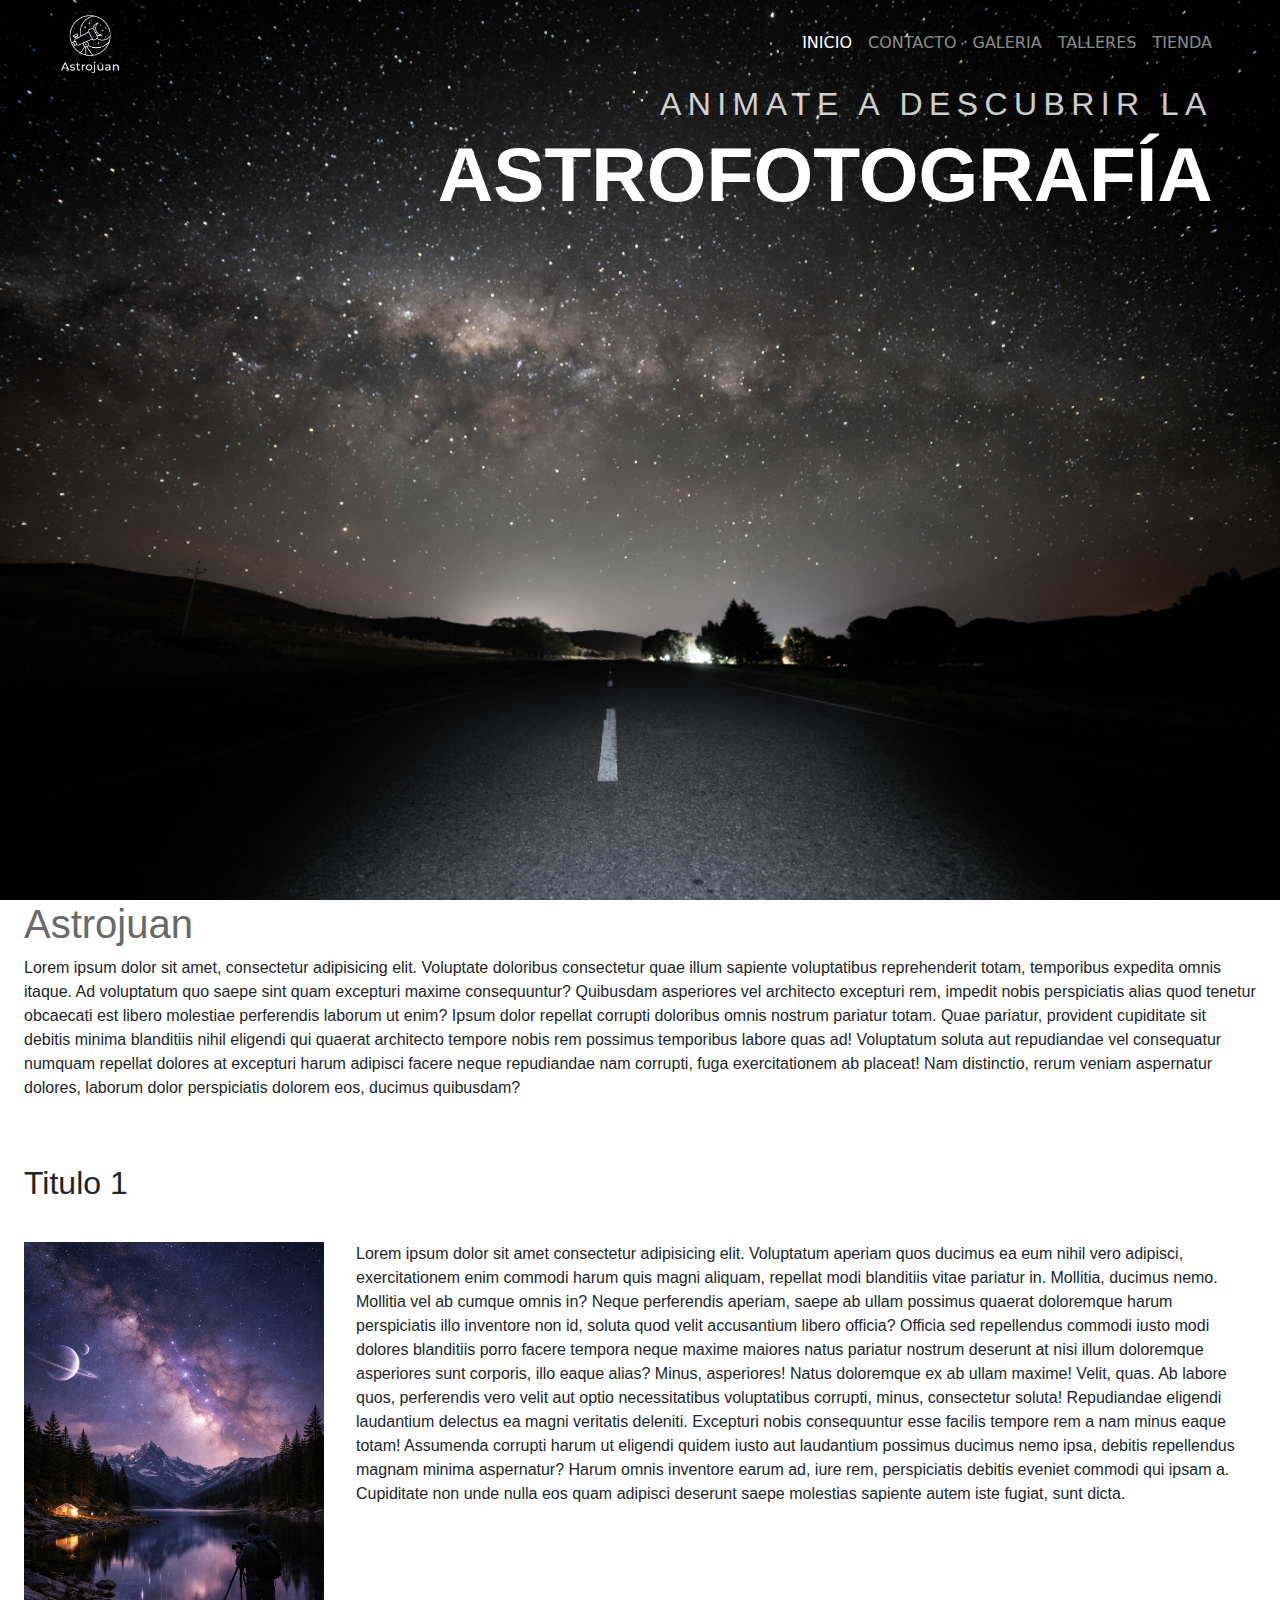
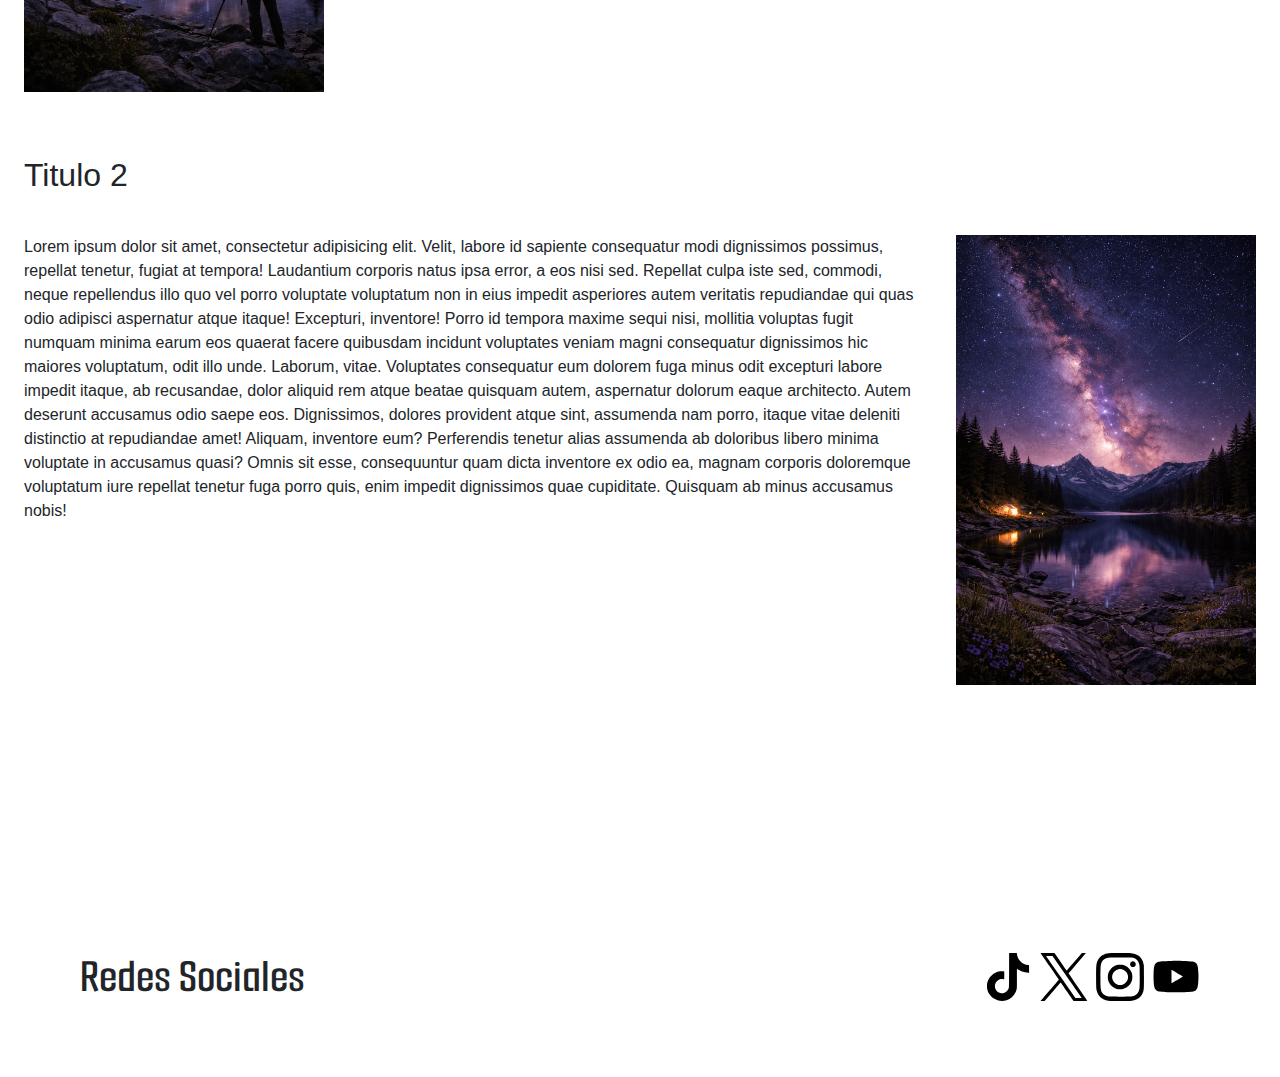
<file: index.html>
<!DOCTYPE html>
<html lang="en">

<head>
    <meta charset="UTF-8">
    <meta name="viewport" content="width=device-width, initial-scale=1.0">
    <title>Astrojuan - Un lugar de astrofotografía y de juanes</title>

<link rel="stylesheet" href="https://cdn.jsdelivr.net/npm/bootstrap@5.3.8/dist/css/bootstrap.min.css">

<link rel="stylesheet" href="./css/styles.css">

</head>

<body>

    <header>   

<nav class="navbar navbar-expand-lg navbar-dark">
  <div class="container-fluid">
<a class="navbar-brand" href="#">
    <img src="./assets/img/logo/Astrojuanwhite2.png" alt="Astrojuan logo" class="navbar-logo">
</a>
    <button class="navbar-toggler" type="button" data-bs-toggle="collapse" data-bs-target="#navbarSupportedContent" aria-controls="navbarSupportedContent" aria-expanded="false" aria-label="Toggle navigation">
      <span class="navbar-toggler-icon"></span>
    </button>

    <div class="collapse navbar-collapse" id="navbarSupportedContent">
        <ul class="navbar-nav ms-auto mb-2 mb-lg-0">
            <li class="nav-item">
            <a class="nav-link active" aria-current="page" href="#">INICIO</a>
            </li>
            <li class="nav-item">
            <a class="nav-link" href="./pages/contacto.html">CONTACTO</a>
            </li>
            <li class="nav-item">
            <a class="nav-link" href="./pages/galeria.html">GALERIA</a>
            </li>
            <li class="nav-item">
            <a class="nav-link" href="./pages/talleres.html">TALLERES</a>
            </li>
            <li class="nav-item">
            <a class="nav-link" href="./pages/tienda.html">TIENDA</a>
            </li>
        </ul>

    </div>
  </div>
</nav>

<!-- probando un texto grande sobre hero -->

<div class="hero-contenido tipografiaGoogleSans">
    <div class="herotexto">
        <span class="herotitulo1">animate a descubrir la</span>
        <h1 class="herotitulo2">ASTROFOTOGRAFÍA</h1>
    </div>
</div>

    </header>
    


    <main>
        <div class="contenedor tipografiaGoogleSans">

            <h1>Astrojuan</h1>


                <div class="tipografiaGoogleSans" >
                    <p>Lorem ipsum dolor sit amet, consectetur adipisicing elit. Voluptate doloribus consectetur quae illum sapiente voluptatibus reprehenderit totam, temporibus expedita omnis itaque. Ad voluptatum quo saepe sint quam excepturi maxime consequuntur?
                    Quibusdam asperiores vel architecto excepturi rem, impedit nobis perspiciatis alias quod tenetur obcaecati est libero molestiae perferendis laborum ut enim? Ipsum dolor repellat corrupti doloribus omnis nostrum pariatur totam.
                    Quae pariatur, provident cupiditate sit debitis minima blanditiis nihil eligendi qui quaerat architecto tempore nobis rem possimus temporibus labore quas ad! Voluptatum soluta aut repudiandae vel consequatur numquam repellat dolores at 
                    excepturi harum adipisci facere neque repudiandae nam corrupti, fuga exercitationem ab placeat! Nam distinctio, rerum veniam aspernatur dolores, laborum dolor perspiciatis dolorem eos, ducimus quibusdam?</p>
                
                        <section class="bloque bloque1">
                            <h2 class="Titulo">Titulo 1</h2>
                                <p class="texto">Lorem ipsum dolor sit amet consectetur adipisicing elit. Voluptatum aperiam quos ducimus ea eum nihil vero adipisci, exercitationem enim commodi harum quis magni aliquam, repellat modi blanditiis vitae pariatur in.
                                Mollitia, ducimus nemo. Mollitia vel ab cumque omnis in? Neque perferendis aperiam, saepe ab ullam possimus quaerat doloremque harum perspiciatis illo inventore non id, soluta quod velit accusantium libero officia?
                                Officia sed repellendus commodi iusto modi dolores blanditiis porro facere tempora neque maxime maiores natus pariatur nostrum deserunt at nisi illum doloremque asperiores sunt corporis, illo eaque alias? Minus, asperiores!
                                Natus doloremque ex ab ullam maxime! Velit, quas. Ab labore quos, perferendis vero velit aut optio necessitatibus voluptatibus corrupti, minus, consectetur soluta! Repudiandae eligendi laudantium delectus ea magni veritatis deleniti.
                                Excepturi nobis consequuntur esse facilis tempore rem a nam minus eaque totam! Assumenda corrupti harum ut eligendi quidem iusto aut laudantium possimus ducimus nemo ipsa, debitis repellendus magnam minima aspernatur?
                                Harum omnis inventore earum ad, iure rem, perspiciatis debitis eveniet commodi qui ipsam a. Cupiditate non unde nulla eos quam adipisci deserunt saepe molestias sapiente autem iste fugiat, sunt dicta.</p>
                                
                                <img class="imagen" src="./assets/img/astro1.png" alt="foto de experiencia de astrofotografía">
                        </section>
                        
                        <section class="bloque bloque2">
                            <h2 class="Titulo">Titulo 2</h2>
                                <p class="texto">Lorem ipsum dolor sit amet, consectetur adipisicing elit. Velit, labore id sapiente consequatur modi dignissimos possimus, repellat tenetur, fugiat at tempora! Laudantium corporis natus ipsa error, a eos nisi sed.
                                Repellat culpa iste sed, commodi, neque repellendus illo quo vel porro voluptate voluptatum non in eius impedit asperiores autem veritatis repudiandae qui quas odio adipisci aspernatur atque itaque! Excepturi, inventore!
                                Porro id tempora maxime sequi nisi, mollitia voluptas fugit numquam minima earum eos quaerat facere quibusdam incidunt voluptates veniam magni consequatur dignissimos hic maiores voluptatum, odit illo unde. Laborum, vitae.
                                Voluptates consequatur eum dolorem fuga minus odit excepturi labore impedit itaque, ab recusandae, dolor aliquid rem atque beatae quisquam autem, aspernatur dolorum eaque architecto. Autem deserunt accusamus odio saepe eos.
                                Dignissimos, dolores provident atque sint, assumenda nam porro, itaque vitae deleniti distinctio at repudiandae amet! Aliquam, inventore eum? Perferendis tenetur alias assumenda ab doloribus libero minima voluptate in accusamus quasi?
                                Omnis sit esse, consequuntur quam dicta inventore ex odio ea, magnam corporis doloremque voluptatum iure repellat tenetur fuga porro quis, enim impedit dignissimos quae cupiditate. Quisquam ab minus accusamus nobis!</p>
                            
                                <img class="imagen" src="./assets/img/astro2.png" alt="foto de experiencia de astrofotografía 2">
                        </section>
                </div>
        </div>


    </main>

    <footer>
    
        <div class="tipografiaSmoochSans" >
            <div class="redes">
                <span class="redestxt">Redes Sociales</span>
                
                <a href="https://www.tiktok.com" target="_blank" aria-label="TikTok">
                    <img src="./assets/img/icons/tiktok.svg" alt="TikTok"></a>
                <a href="https://x.com/home" target="_blank" aria-label="X">
                    <img src="./assets/img/icons/x.svg" alt="x"></a>
                <a href="https://www.instagram.com" target="_blank" aria-label="Instagram">
                    <img src="./assets/img/icons/instagram.svg" alt="Instagram"></a>
                <a href="https://www.youtube.com/" target="_blank" aria-label="Youtube">
                    <img src="./assets/img/icons/youtube.svg" alt="Youtube"></a>

            </div>
        </div>
    </footer>

<script src="https://cdn.jsdelivr.net/npm/bootstrap@5.3.8/dist/js/bootstrap.bundle.min.js"></script>

</body>
</html>
</file>
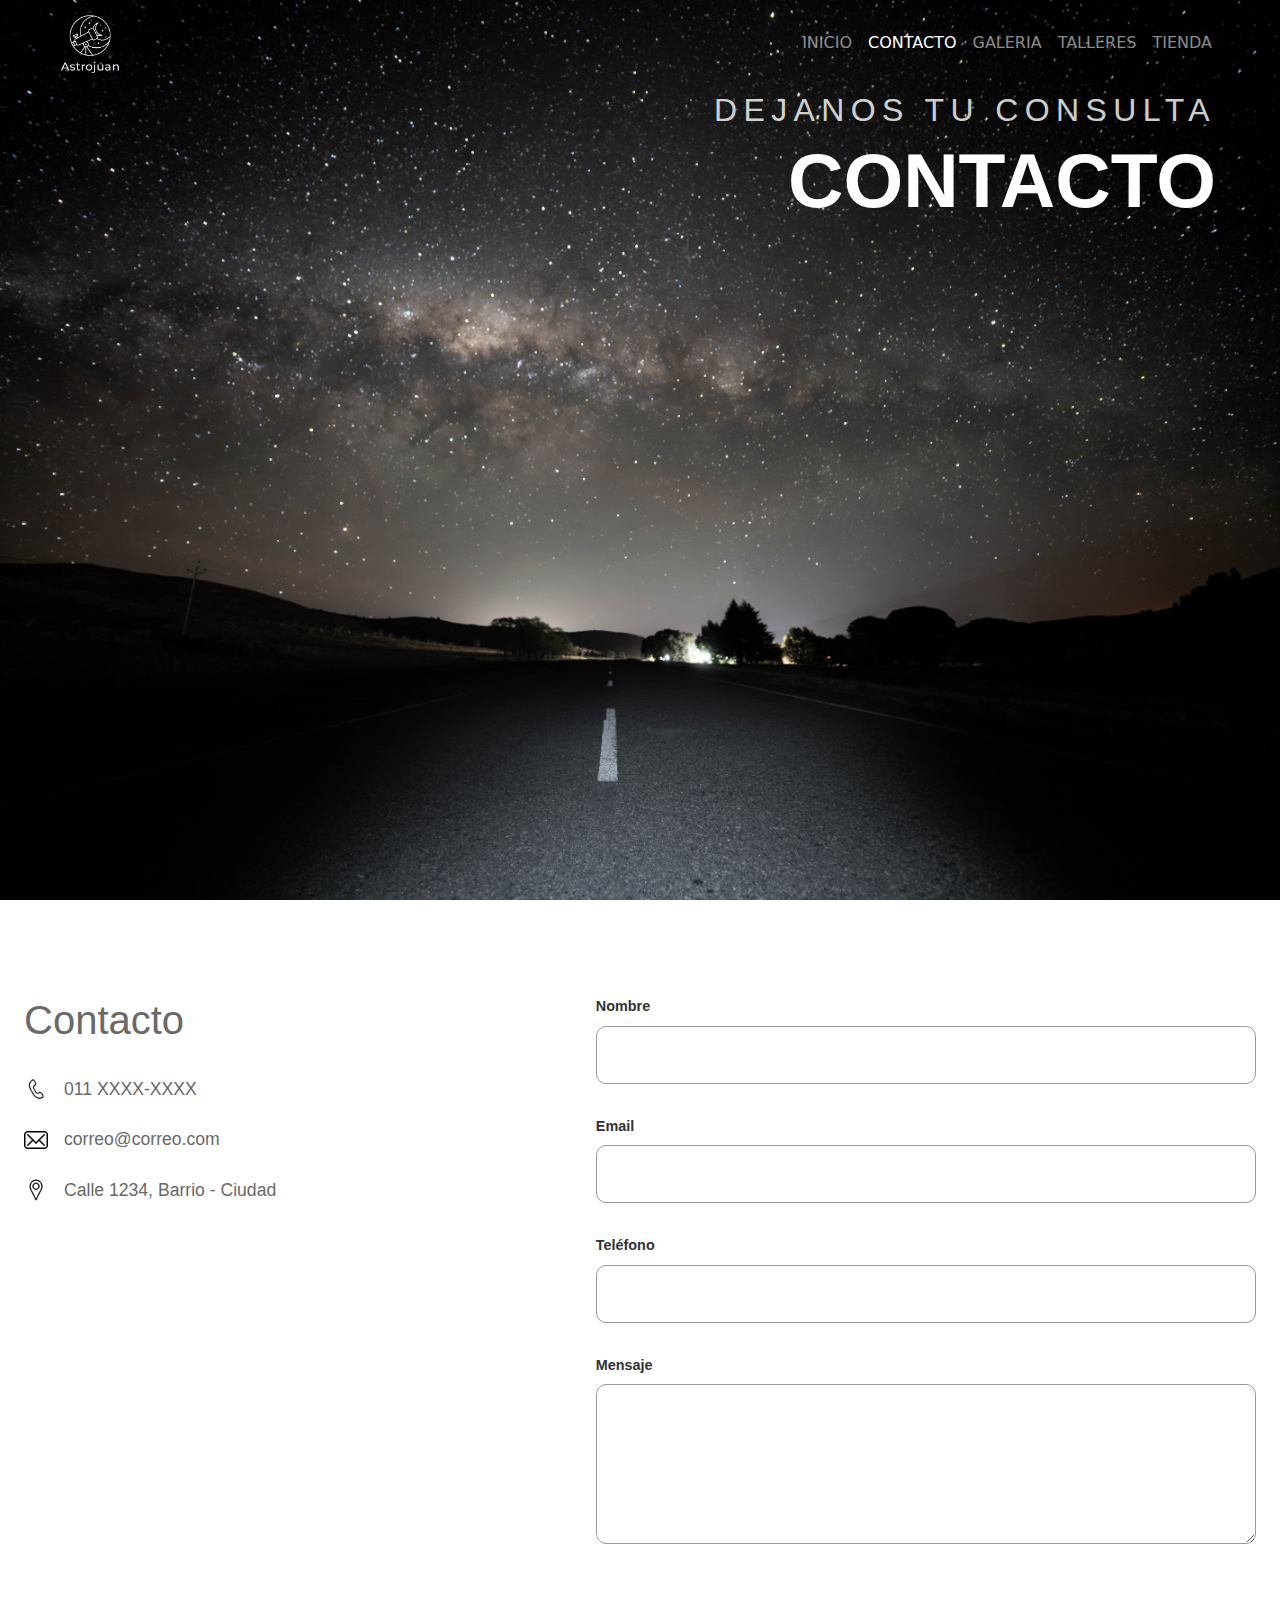
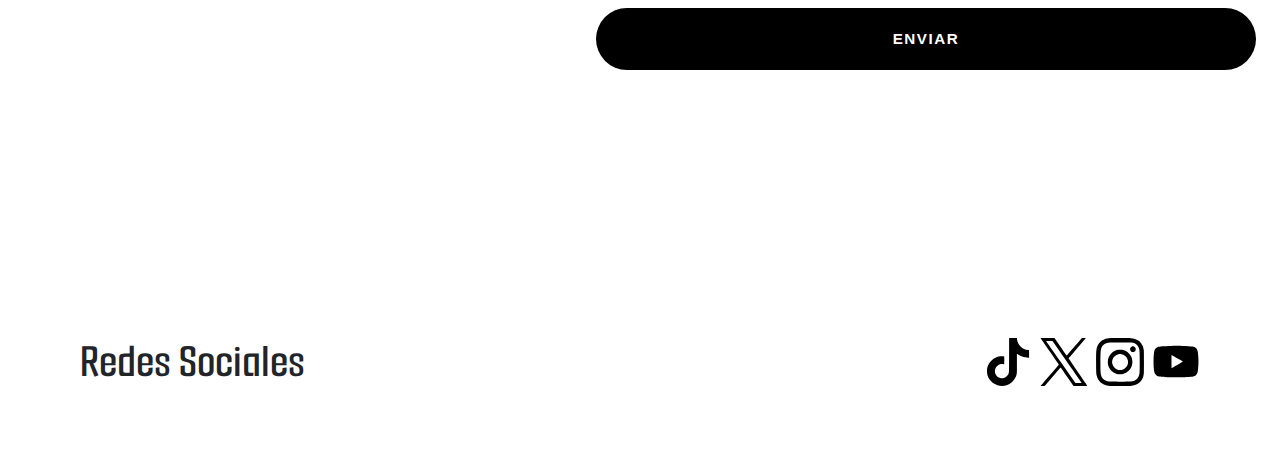
<file: pages/contacto.html>
<!DOCTYPE html>
<html lang="en">

<head>
    <meta charset="UTF-8">
    <meta name="viewport" content="width=device-width, initial-scale=1.0">
    <title>Astrojuan - Un lugar de astrofotografía y de juanes</title>

<link rel="stylesheet" href="https://cdn.jsdelivr.net/npm/bootstrap@5.3.8/dist/css/bootstrap.min.css">

<link rel="stylesheet" href="../css/styles.css">

</head>

<body>

    <header>
<nav class="navbar navbar-expand-lg navbar-dark">
  <div class="container-fluid">
<a class="navbar-brand" href="#">
    <img src="../assets/img/logo/Astrojuanwhite2.png" alt="Astrojuan logo" class="navbar-logo">
</a>
    <button class="navbar-toggler" type="button" data-bs-toggle="collapse" data-bs-target="#navbarSupportedContent" aria-controls="navbarSupportedContent" aria-expanded="false" aria-label="Toggle navigation">
      <span class="navbar-toggler-icon"></span>
    </button>

    <div class="collapse navbar-collapse" id="navbarSupportedContent">
        <ul class="navbar-nav ms-auto mb-2 mb-lg-0">
            <li class="nav-item">
            <a class="nav-link" href="../index.html">INICIO</a>
            </li>
            <li class="nav-item">
            <a class="nav-link active" aria-current="page" href="#">CONTACTO</a>
            </li>
            <a class="nav-link" href="../pages/galeria.html">GALERIA</a>
            </li>
            <li class="nav-item">
            <a class="nav-link" href="../pages/talleres.html">TALLERES</a>
            </li>
            <li class="nav-item">
            <a class="nav-link" href="../pages/tienda.html">TIENDA</a>
            </li>
        </ul>

    </div>
  </div>
</nav>

        <div class="herotexto tipografiaGoogleSans">
            <span class="herotitulo1">DEJANOS TU CONSULTA</span>
            <h1 class="herotitulo2">CONTACTO</h1>
        </div>
    
    </header>
    
<main>
  <div class="contenedor tipografiaGoogleSans contactogrid">

    <!-- COLUMNA IZQUIERDA -->
    <section class="contactoinfo">
      <h1>Contacto</h1>

    <div class="contactoitem">
        <img src="../assets/img/icons/telephone.png" alt="Teléfono">
        <span>011 XXXX-XXXX</span>
    </div>

    <div class="contactoitem">
        <img src="../assets/img/icons/email.png" alt="Email">
        <span>correo@correo.com</span>
    </div>

    <div class="contactoitem">
        <img src="../assets/img/icons/location.png" alt="Dirección">
        <span>Calle 1234, Barrio - Ciudad</span>
    </div>

    </section>

    <!-- COLUMNA DERECHA -->
    <section class="contactoform">
      <form>

        <div class="campo">
          <label for="nombremensaje">Nombre</label>
          <input type="text" id="nombremensaje">
        </div>

        <div class="campo">
          <label for="correomensaje">Email</label>
          <input type="email" id="correomensaje">
        </div>

        <div class="campo">
          <label for="telefonomensaje">Teléfono</label>
          <input type="tel" id="telefonomensaje">
        </div>

        <div class="campo">
          <label for="textomensaje">Mensaje</label>
          <textarea id="textomensaje"></textarea>
        </div>

        <button type="submit" class="boton" disabled>ENVIAR</button>

      </form>
    </section>

  </div>
</main>

    <footer>
        <div class="tipografiaSmoochSans" >
            <div class="redes">
                <span class="redestxt">Redes Sociales</span>
                
                <a href="https://www.tiktok.com" target="_blank" aria aria-label="TikTok">
                    <img src="../assets/img/icons/tiktok.svg" alt="TikTok">
                <a href="https://x.com/home" target="_blank" aria aria-label="X">
                    <img src="../assets/img/icons/x.svg" alt="x">
                <a href="https://www.instagram.com" target="_blank" aria aria-label="Instagram">
                    <img src="../assets/img/icons/instagram.svg" alt="Instagram">
                <a href="https://www.youtube.com/" target="_blank" aria aria-label="Youtube">
                    <img src="../assets/img/icons/youtube.svg" alt="Youtube">

            </div>
        </div>
    </footer>

<script src="https://cdn.jsdelivr.net/npm/bootstrap@5.3.8/dist/js/bootstrap.bundle.min.js"></script>

</body>
</html>
</file>
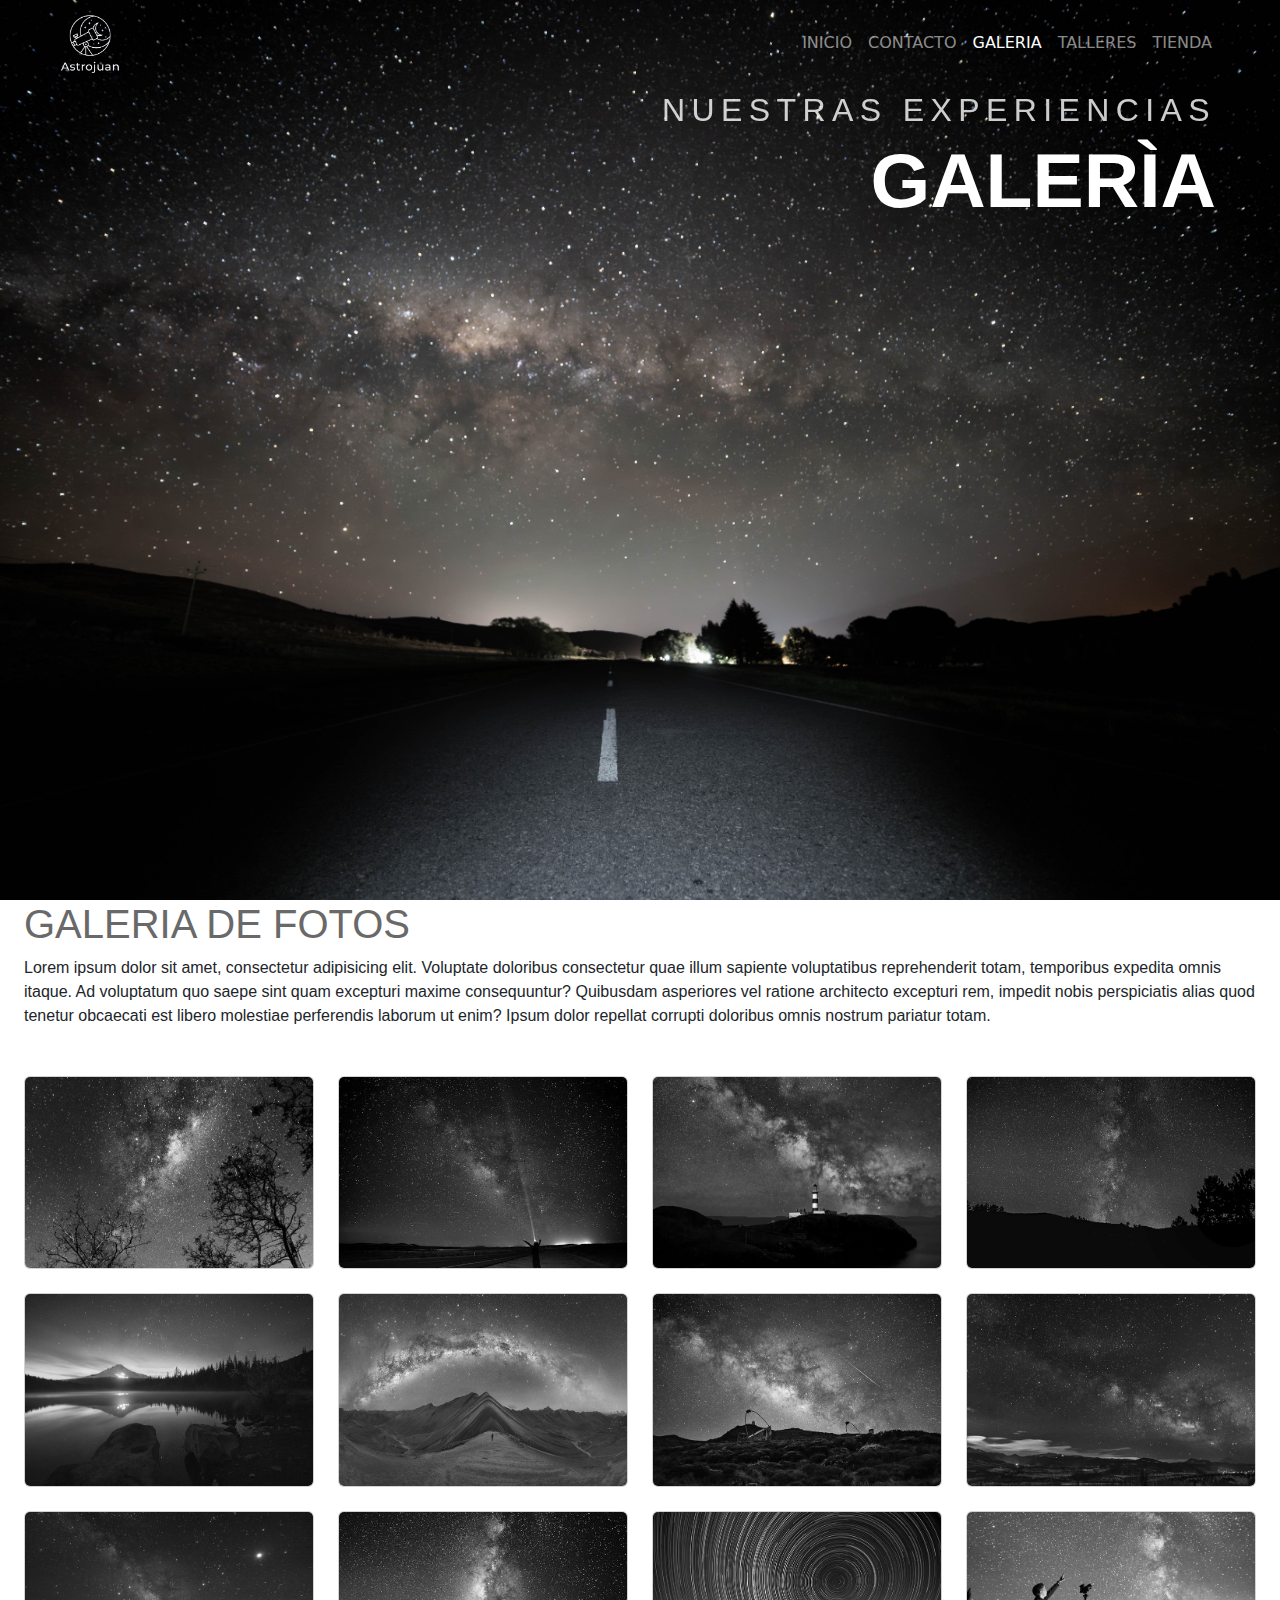
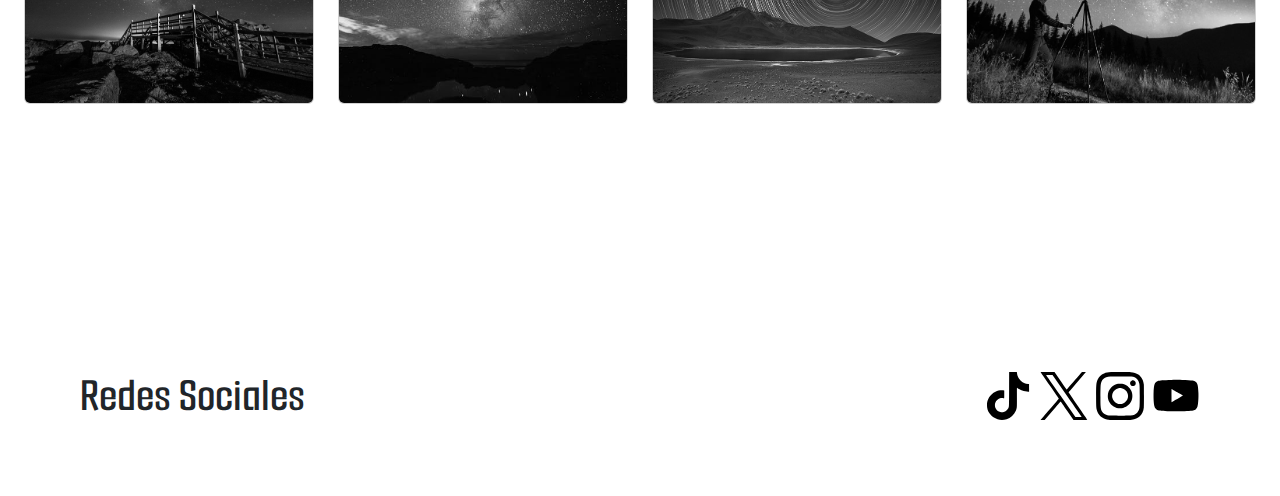
<file: pages/galeria.html>
<!DOCTYPE html>
<html lang="en">

<head>
    <meta charset="UTF-8">
    <meta name="viewport" content="width=device-width, initial-scale=1.0">
    <title>Astrojuan - Un lugar de astrofotografía y de juanes</title>

<link rel="stylesheet" href="https://cdn.jsdelivr.net/npm/bootstrap@5.3.8/dist/css/bootstrap.min.css">

<link rel="stylesheet" href="../css/styles.css">

</head>

<body>

    <header>
<nav class="navbar navbar-expand-lg navbar-dark">
  <div class="container-fluid">
<a class="navbar-brand" href="#">
    <img src="../assets/img/logo/Astrojuanwhite2.png" alt="Astrojuan logo" class="navbar-logo">
</a>
    <button class="navbar-toggler" type="button" data-bs-toggle="collapse" data-bs-target="#navbarSupportedContent" aria-controls="navbarSupportedContent" aria-expanded="false" aria-label="Toggle navigation">
      <span class="navbar-toggler-icon"></span>
    </button>

    <div class="collapse navbar-collapse" id="navbarSupportedContent">
        <ul class="navbar-nav ms-auto mb-2 mb-lg-0">
            <li class="nav-item">
            <a class="nav-link" href="../index.html">INICIO</a>
            </li>
            <li class="nav-item">
            <a class="nav-link" href="../pages/contacto.html">CONTACTO</a>
            </li>
            <a class="nav-link active" aria-current="page" href="#">GALERIA</a>
            </li>
            <li class="nav-item">
            <a class="nav-link" href="../pages/talleres.html">TALLERES</a>
            </li>
            <li class="nav-item">
            <a class="nav-link" href="../pages/tienda.html">TIENDA</a>
            </li>
        </ul>

    </div>
  </div>
</nav>

        <div class="herotexto tipografiaGoogleSans">
            <span class="herotitulo1">NUESTRAS EXPERIENCIAS</span>
            <h1 class="herotitulo2">GALERÌA</h1>
        </div>

    </header>
    
    <main>
        <div class="contenedor tipografiaGoogleSans">
        <H1>GALERIA DE FOTOS</H1>

            <div class="tipografiaGoogleSans" >
                <p>Lorem ipsum dolor sit amet, consectetur adipisicing elit. Voluptate doloribus consectetur quae illum sapiente voluptatibus reprehenderit totam, temporibus expedita omnis itaque. Ad voluptatum quo saepe sint quam excepturi maxime consequuntur?
                Quibusdam asperiores vel ratione architecto excepturi rem, impedit nobis perspiciatis alias quod tenetur obcaecati est libero molestiae perferendis laborum ut enim? Ipsum dolor repellat corrupti doloribus omnis nostrum pariatur totam.
                </p>
            </div>

                <section class="galeria">
                    <article class="card">
                        <img src="../assets/img/fotogal/fotogal1.jpg" alt="fotogal1">
                    </article>
                    <article class="card">
                        <img src="../assets/img/fotogal/fotogal2.jpeg" alt="fotogal2">
                    </article>
                    <article class="card">
                        <img src="../assets/img/fotogal/fotogal3.jpg" alt="fotogal3">
                    </article>
                    <article class="card">
                        <img src="../assets/img/fotogal/fotogal4.jpg" alt="fotogal4">
                    </article>
                    <article class="card">
                        <img src="../assets/img/fotogal/fotogal5.jpg" alt="fotogal5">
                    </article>
                    <article class="card">
                        <img src="../assets/img/fotogal/fotogal6.jpg" alt="fotogal6">
                    </article>
                    <article class="card">
                        <img src="../assets/img/fotogal/fotogal7.jpg" alt="fotogal7">
                    </article>
                    <article class="card">
                        <img src="../assets/img/fotogal/fotogal8.jpg" alt="fotogal8">
                    </article>
                    <article class="card">
                        <img src="../assets/img/fotogal/fotogal9.jpg" alt="fotogal9">
                    </article>
                    <article class="card">
                        <img src="../assets/img/fotogal/fotogal10.jpeg" alt="fotogal10">
                    </article>
                    <article class="card">
                        <img src="../assets/img/fotogal/fotogal11.jpg" alt="fotogal11">
                    </article>
                    <article class="card">
                        <img src="../assets/img/fotogal/fotogal12.jpg" alt="fotogal12">
                    </article>
                </section>
        </div>



    </main>
    
    <footer>
        <div class="tipografiaSmoochSans" >
            <div class="redes">
                <span class="redestxt">Redes Sociales</span>

                <a href="https://www.tiktok.com" target="_blank" aria aria-label="TikTok">
                    <img src="../assets/img/icons/tiktok.svg" alt="TikTok">
                <a href="https://x.com/home" target="_blank" aria aria-label="X">
                    <img src="../assets/img/icons/x.svg" alt="x">
                <a href="https://www.instagram.com" target="_blank" aria aria-label="Instagram">
                    <img src="../assets/img/icons/instagram.svg" alt="Instagram">
                <a href="https://www.youtube.com/" target="_blank" aria aria-label="Youtube">
                    <img src="../assets/img/icons/youtube.svg" alt="Youtube">

            </div>
        </div>
    </footer>

<script src="https://cdn.jsdelivr.net/npm/bootstrap@5.3.8/dist/js/bootstrap.bundle.min.js"></script>

</body>
</html>
</file>
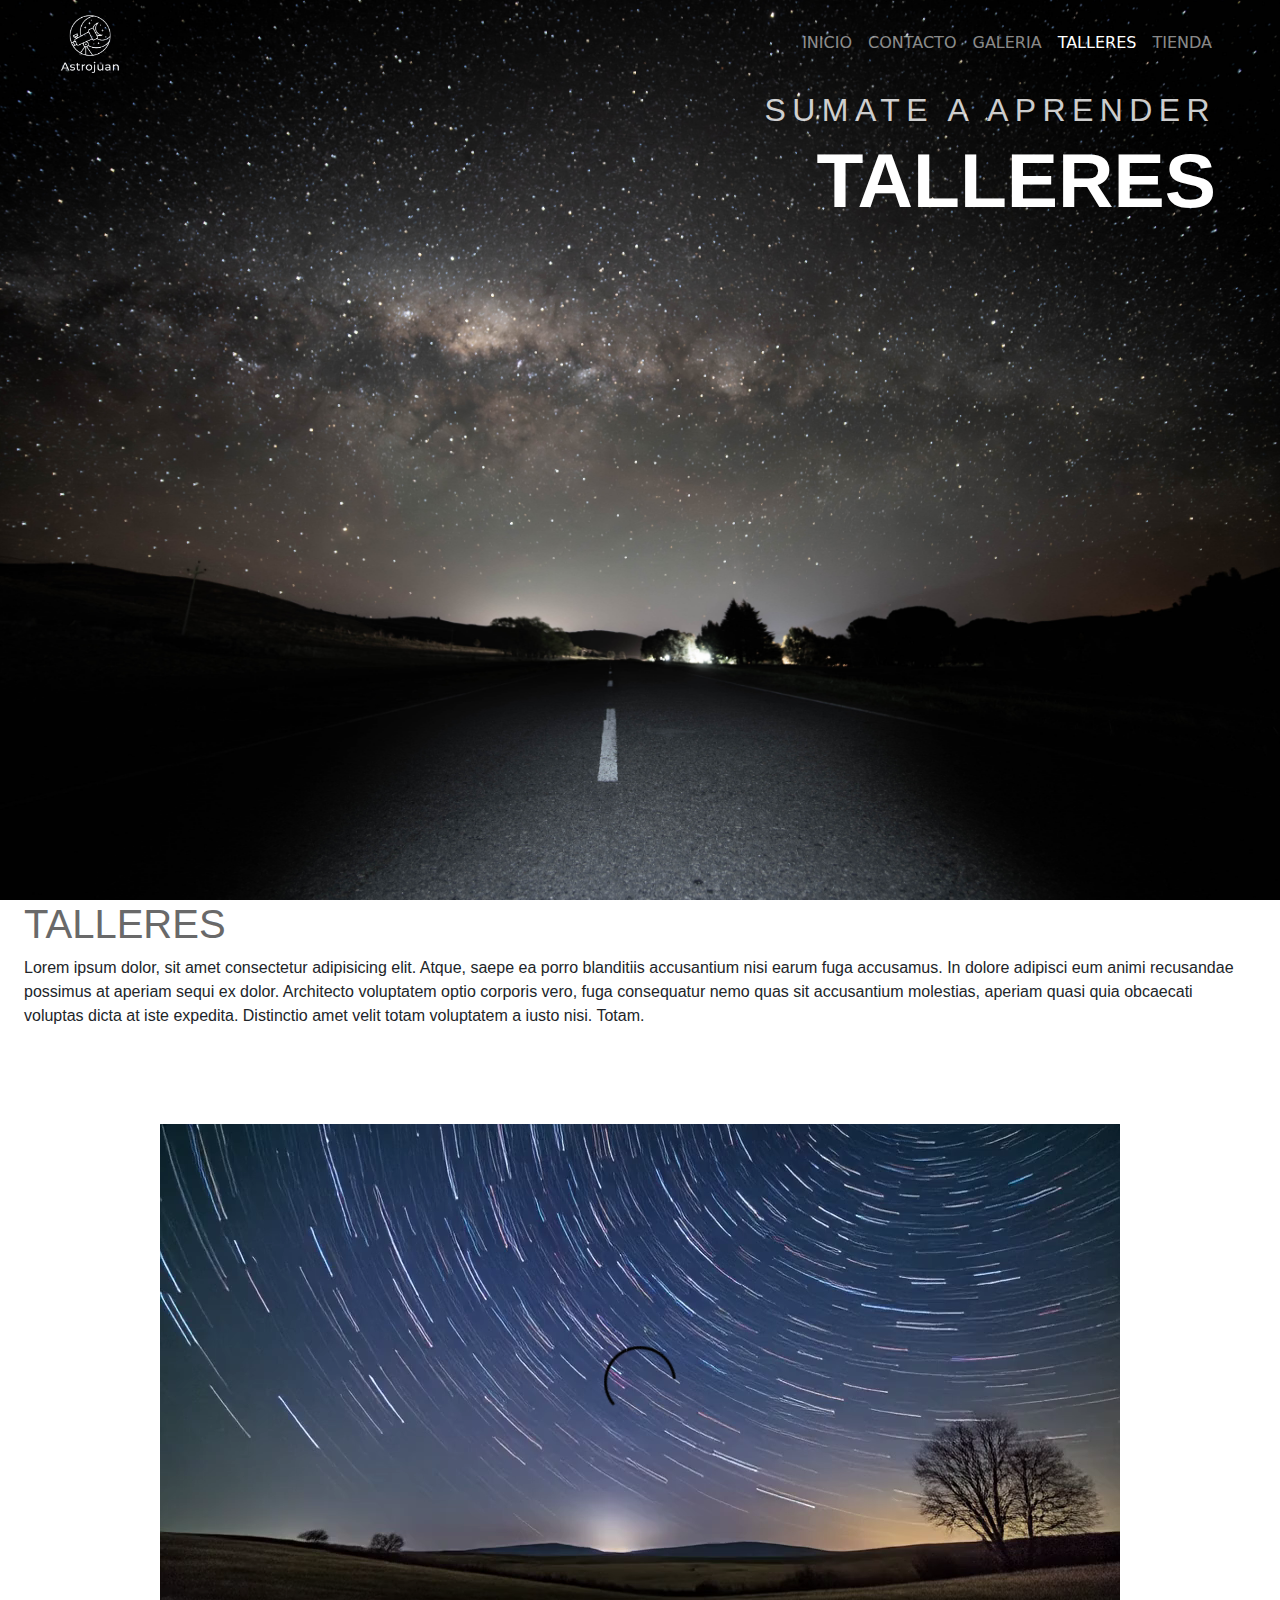
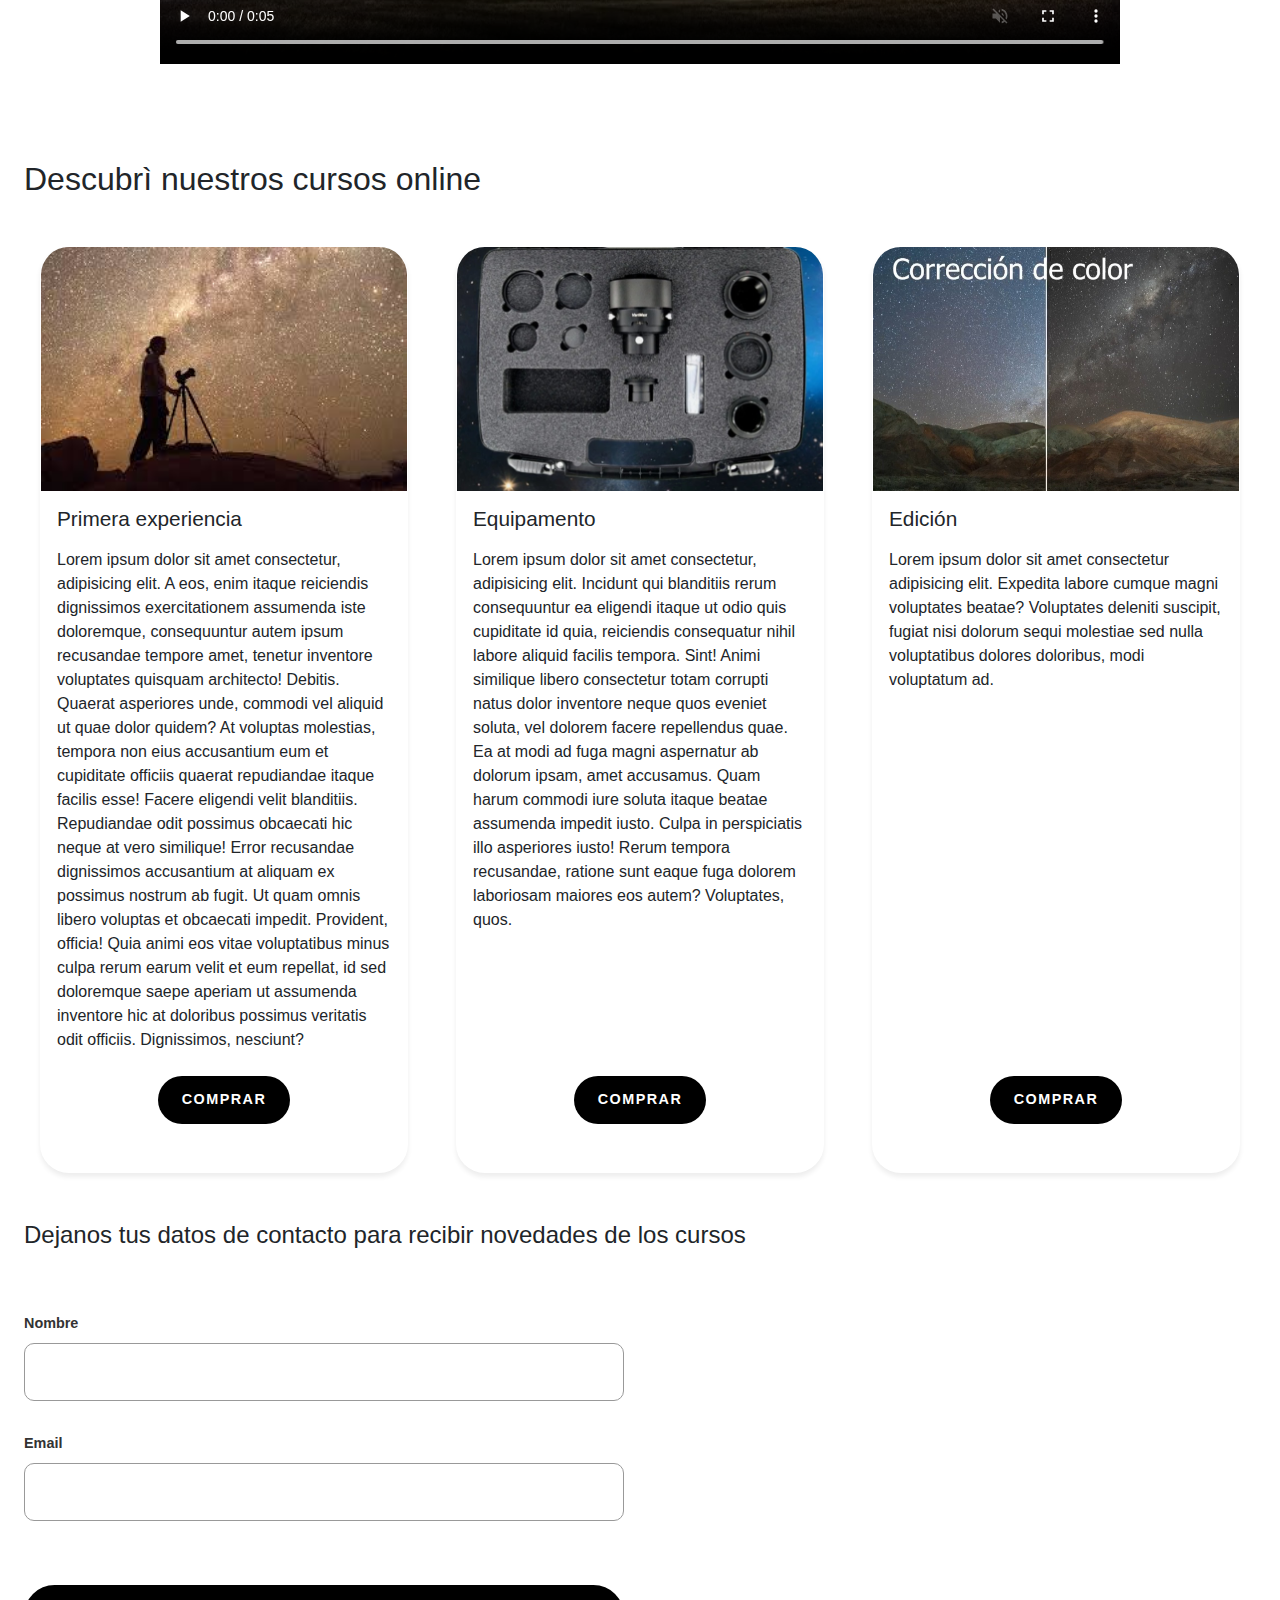
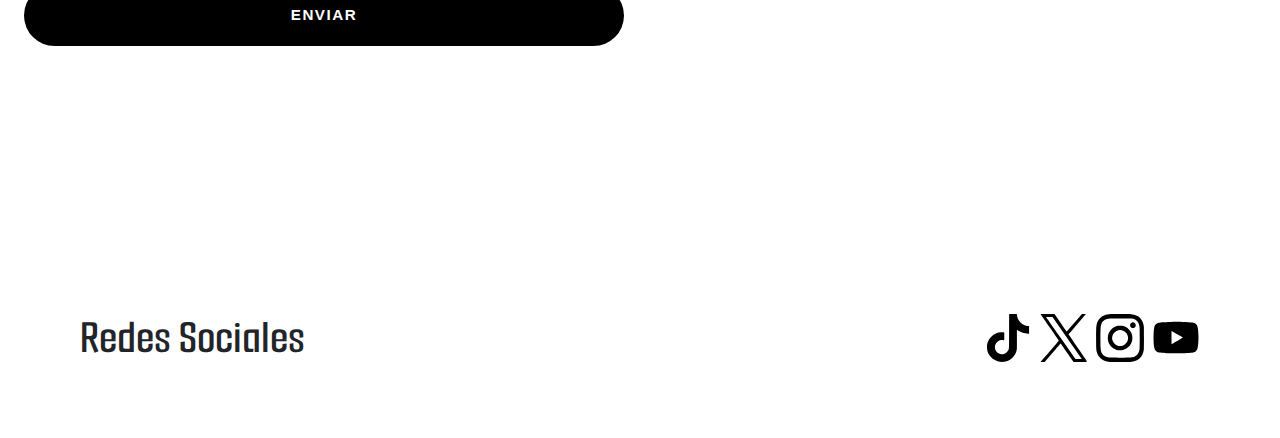
<file: pages/talleres.html>
<!DOCTYPE html>
<html lang="en">

<head>
    <meta charset="UTF-8">
    <meta name="viewport" content="width=device-width, initial-scale=1.0">
    <title>Astrojuan - Un lugar de astrofotografía y de juanes</title>

<link rel="stylesheet" href="https://cdn.jsdelivr.net/npm/bootstrap@5.3.8/dist/css/bootstrap.min.css">

<link rel="stylesheet" href="../css/styles.css">

</head>


<body>

    <header>
<nav class="navbar navbar-expand-lg navbar-dark">
  <div class="container-fluid">
<a class="navbar-brand" href="#">
    <img src="../assets/img/logo/Astrojuanwhite2.png" alt="Astrojuan logo" class="navbar-logo">
</a>
    <button class="navbar-toggler" type="button" data-bs-toggle="collapse" data-bs-target="#navbarSupportedContent" aria-controls="navbarSupportedContent" aria-expanded="false" aria-label="Toggle navigation">
      <span class="navbar-toggler-icon"></span>
    </button>

    <div class="collapse navbar-collapse" id="navbarSupportedContent">
        <ul class="navbar-nav ms-auto mb-2 mb-lg-0">
            <li class="nav-item">
            <a class="nav-link" href="../index.html">INICIO</a>
            </li>
            <li class="nav-item">
            <a class="nav-link" href="../pages/contacto.html">CONTACTO</a>
            </li>
            <a class="nav-link" href="../pages/galeria.html">GALERIA</a>
            </li>
            <li class="nav-item">
            <a class="nav-link active" aria-current="page" href="#">TALLERES</a>
            </li>
            <li class="nav-item">
            <a class="nav-link" href="../pages/tienda.html">TIENDA</a>
            </li>
        </ul>

    </div>
  </div>
</nav>

        <div class="herotexto tipografiaGoogleSans">
            <span class="herotitulo1">SUMATE A APRENDER</span>
            <h1 class="herotitulo2">TALLERES</h1>
        </div>
    
     </header>
     
    <main>
        <div class="contenedor tipografiaGoogleSans">
        <H1>TALLERES</H1>

            <div class="tipografiaGoogleSans">
                <p>Lorem ipsum dolor, sit amet consectetur adipisicing elit. Atque, saepe ea porro blanditiis accusantium nisi earum fuga accusamus. In dolore adipisci eum animi recusandae possimus at aperiam sequi ex dolor.
                Architecto voluptatem optio corporis vero, fuga consequatur nemo quas sit accusantium molestias, aperiam quasi quia obcaecati voluptas dicta at iste expedita. Distinctio amet velit totam voluptatem a iusto nisi. Totam.
                </p>

            <div class="talleresvideo">
                <video src="../assets/videos/astrovideo1.mp4" controls muted></video>
            </div>
        </div>

        <h2>Descubrì nuestros cursos online</h2>

            <section class="talleres">
                <article class="tallerescard">
                    <div class="talleresimg">
                    <img src="../assets/img/talleresimg/talleresimg1.jpg" alt="primera experiencia">
                    </div>
                    <h3>Primera experiencia</h3>

                    <p>Lorem ipsum dolor sit amet consectetur, adipisicing elit. A eos, enim itaque reiciendis dignissimos exercitationem assumenda iste doloremque, consequuntur autem ipsum recusandae tempore amet, tenetur inventore voluptates quisquam architecto! Debitis.
                    Quaerat asperiores unde, commodi vel aliquid ut quae dolor quidem? At voluptas molestias, tempora non eius accusantium eum et cupiditate officiis quaerat repudiandae itaque facilis esse! Facere eligendi velit blanditiis.
                    Repudiandae odit possimus obcaecati hic neque at vero similique! Error recusandae dignissimos accusantium at aliquam ex possimus nostrum ab fugit. Ut quam omnis libero voluptas et obcaecati impedit. Provident, officia!
                    Quia animi eos vitae voluptatibus minus culpa rerum earum velit et eum repellat, id sed doloremque saepe aperiam ut assumenda inventore hic at doloribus possimus veritatis odit officiis. Dignissimos, nesciunt?
                    </p>
                    <button class="boton">COMPRAR</button>


                </article>

                <article class="tallerescard">
                    <div class="talleresimg">
                    <img src="../assets/img/talleresimg/talleresimg2.jpg" alt="equipamento">
                    </div>

                    <h3>Equipamento</h3>
                    
                    <p>Lorem ipsum dolor sit amet consectetur, adipisicing elit. Incidunt qui blanditiis rerum consequuntur ea eligendi itaque ut odio quis cupiditate id quia, reiciendis consequatur nihil labore aliquid facilis tempora. Sint!
                    Animi similique libero consectetur totam corrupti natus dolor inventore neque quos eveniet soluta, vel dolorem facere repellendus quae. Ea at modi ad fuga magni aspernatur ab dolorum ipsam, amet accusamus.
                    Quam harum commodi iure soluta itaque beatae assumenda impedit iusto. Culpa in perspiciatis illo asperiores iusto! Rerum tempora recusandae, ratione sunt eaque fuga dolorem laboriosam maiores eos autem? Voluptates, quos.
                    </p>
                    <button class="boton">COMPRAR</button>


                </article>

                <article class="tallerescard">
                    <div class="talleresimg">
                    <img src="../assets/img/talleresimg/talleresimg3.jpg" alt="edicion">
                    </div>
                    <h3>Edición</h3>
                    <p>Lorem ipsum dolor sit amet consectetur adipisicing elit.
                    Expedita labore cumque magni voluptates beatae? Voluptates deleniti suscipit, 
                    fugiat nisi dolorum sequi molestiae sed nulla voluptatibus dolores doloribus,
                    modi voluptatum ad.</p>
                    <button class="boton">COMPRAR</button>

                </article>

            </section>

            <h4>Dejanos tus datos de contacto para recibir novedades de los cursos</h4>


            <form class="formtalleres" action="/submit" method="post">

                <div class="campo">
                    <label for="nombrenovedades">Nombre</label>
                    <input
                        type="text"
                        id="nombrenovedades"
                        name="nombrenovedades"
                    >
                </div>

                <div class="campo">
                    <label for="correonovedades">Email</label>
                    <input
                        type="email"
                        id="correonovedades"
                        name="correonovedades"
                    >
                </div>

                <button type="submit" class="boton" disabled>ENVIAR</button>

                <!--Anulé el botón de enviar para que se vea aunque no tiene funcionalidad de momento -->


            </form>

        </div>

    </main>

    <footer>
        <div class="tipografiaSmoochSans" >
            <div class="redes">
                
                <span class="redestxt">Redes Sociales</span>
                <a href="https://www.tiktok.com" target="_blank" aria aria-label="TikTok">
                    <img src="../assets/img/icons/tiktok.svg" alt="TikTok">
                <a href="https://x.com/home" target="_blank" aria aria-label="X">
                    <img src="../assets/img/icons/x.svg" alt="x">
                <a href="https://www.instagram.com" target="_blank" aria aria-label="Instagram">
                    <img src="../assets/img/icons/instagram.svg" alt="Instagram">
                <a href="https://www.youtube.com/" target="_blank" aria aria-label="Youtube">
                    <img src="../assets/img/icons/youtube.svg" alt="Youtube">

            </div>
        </div>
    </footer>

<script src="https://cdn.jsdelivr.net/npm/bootstrap@5.3.8/dist/js/bootstrap.bundle.min.js"></script>    

</body>
</html>
</file>
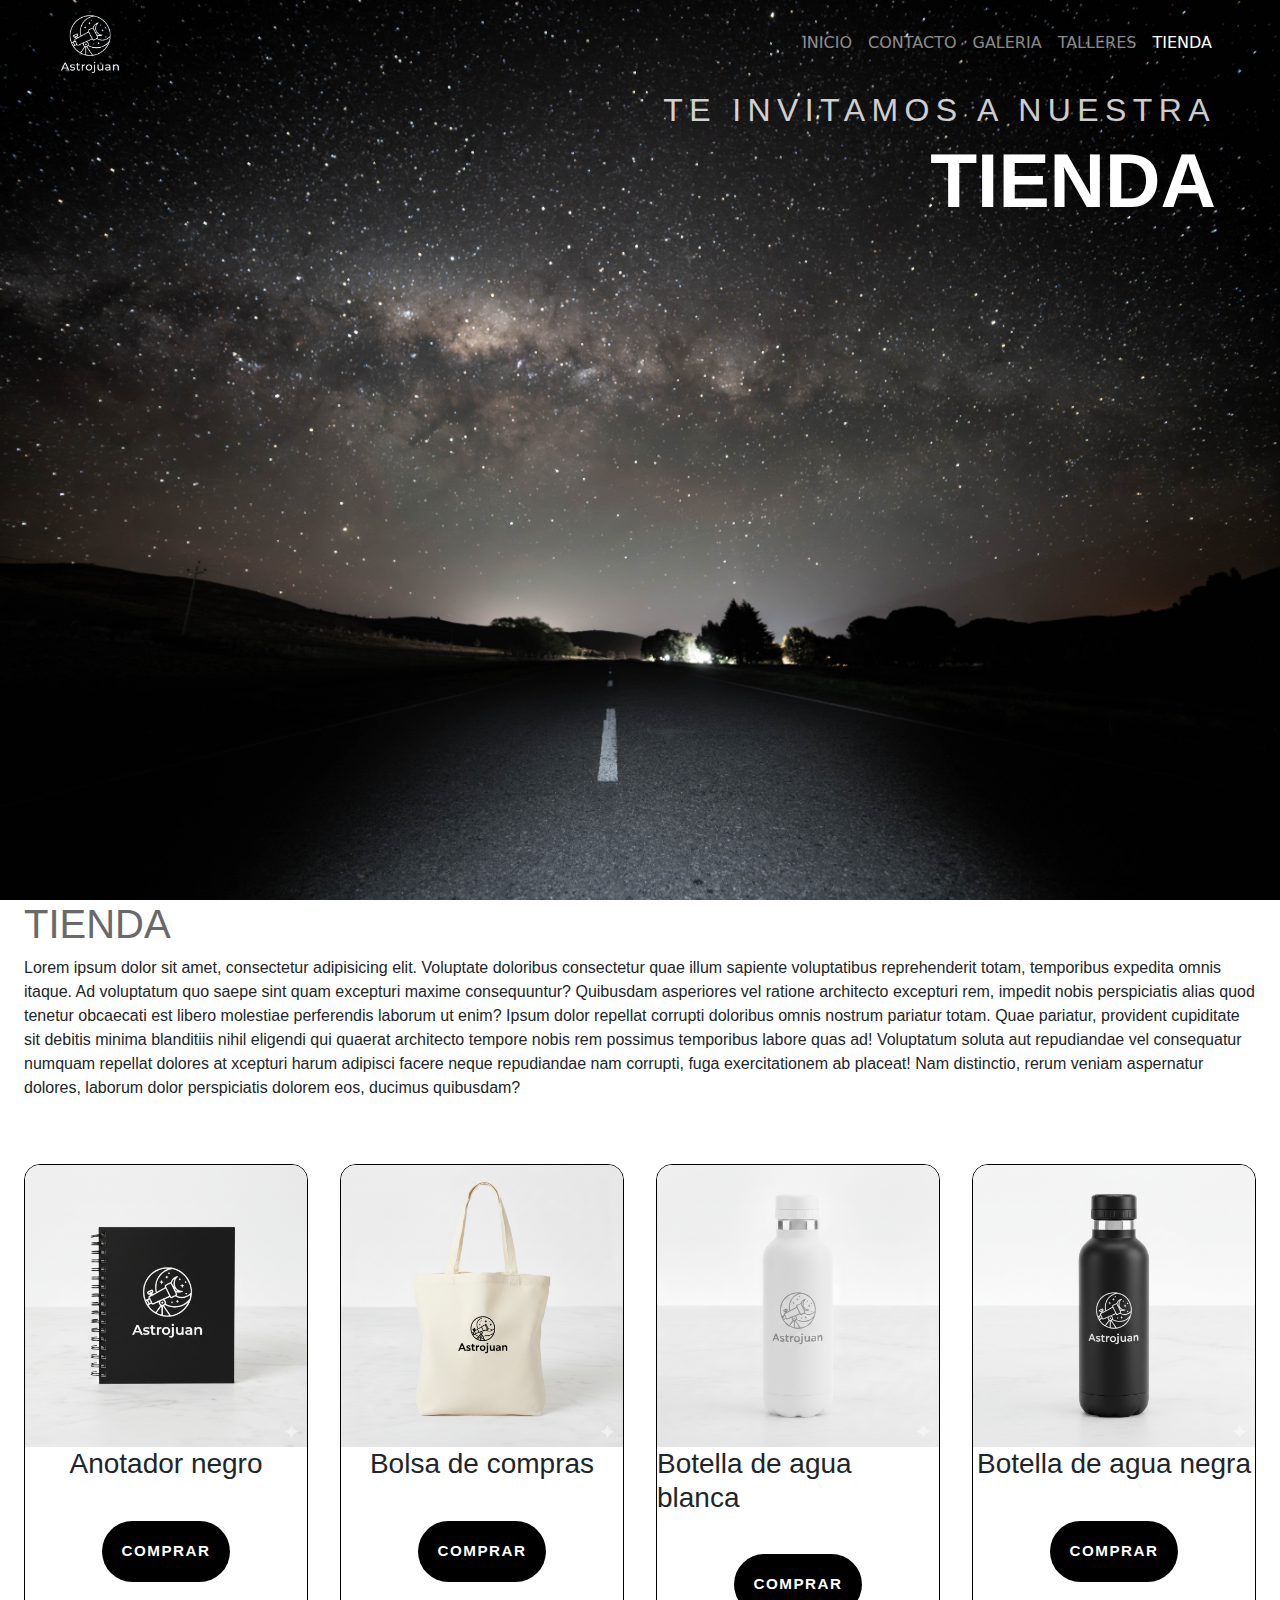
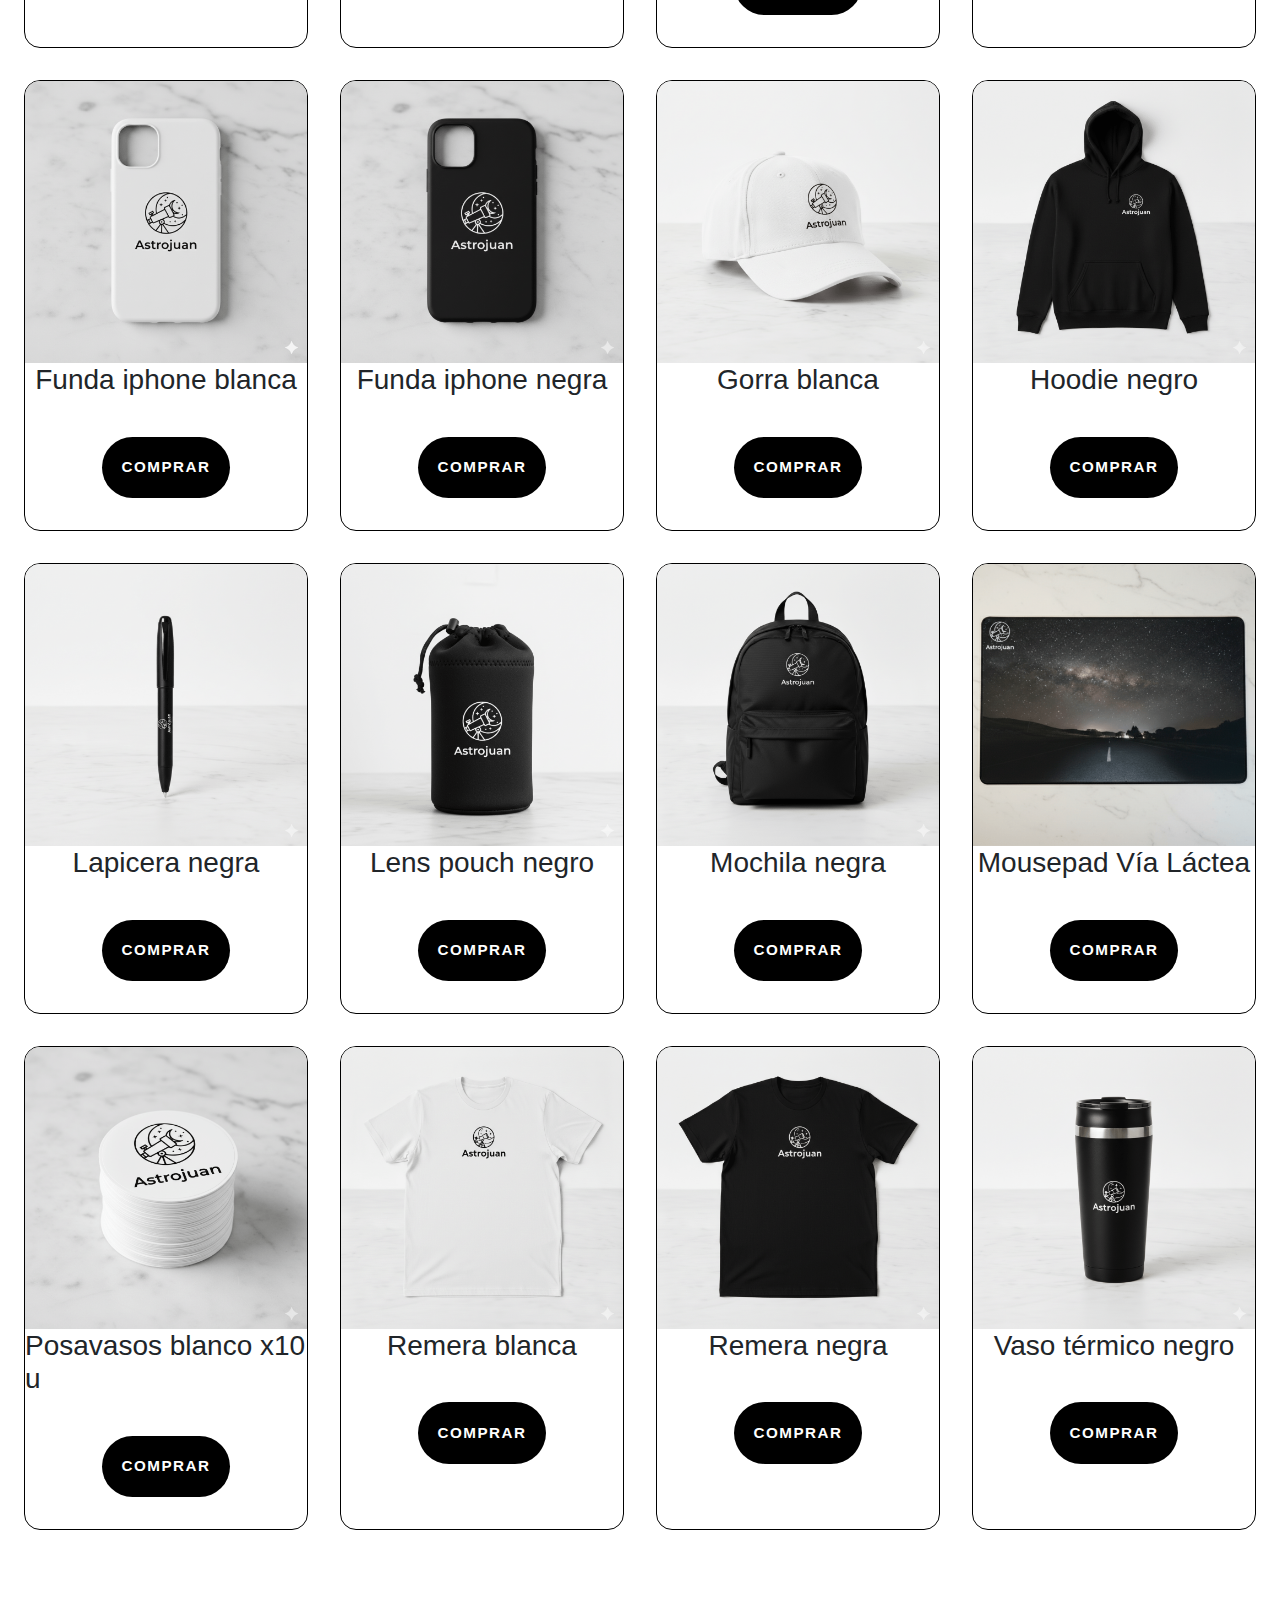
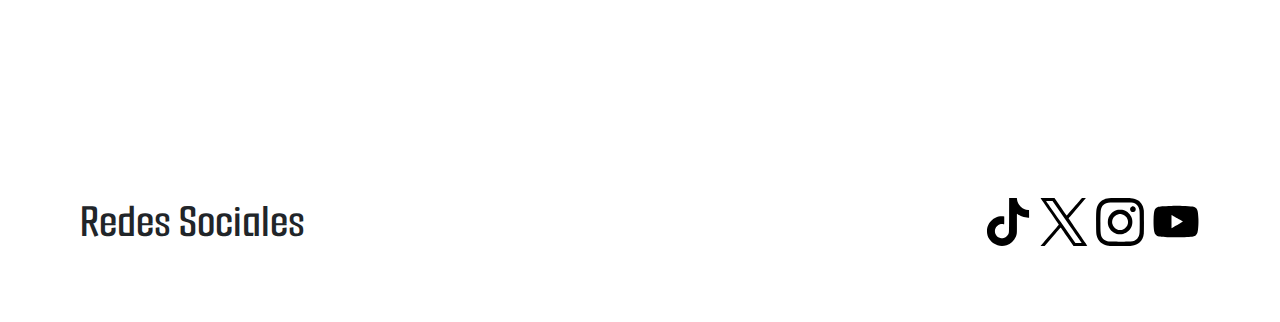
<file: pages/tienda.html>
<!DOCTYPE html>
<html lang="en">

<head>
    <meta charset="UTF-8">
    <meta name="viewport" content="width=device-width, initial-scale=1.0">
    <title>Astrojuan - Un lugar de astrofotografía y de juanes</title>

<link rel="stylesheet" href="https://cdn.jsdelivr.net/npm/bootstrap@5.3.8/dist/css/bootstrap.min.css">

<link rel="stylesheet" href="../css/styles.css">

</head>

<body>

    <header>
<nav class="navbar navbar-expand-lg navbar-dark">
  <div class="container-fluid">
<a class="navbar-brand" href="#">
    <img src="../assets/img/logo/Astrojuanwhite2.png" alt="Astrojuan logo" class="navbar-logo">
</a>
    <button class="navbar-toggler" type="button" data-bs-toggle="collapse" data-bs-target="#navbarSupportedContent" aria-controls="navbarSupportedContent" aria-expanded="false" aria-label="Toggle navigation">
      <span class="navbar-toggler-icon"></span>
    </button>

    <div class="collapse navbar-collapse" id="navbarSupportedContent">
        <ul class="navbar-nav ms-auto mb-2 mb-lg-0">
            <li class="nav-item">
            <a class="nav-link" href="../index.html">INICIO</a>
            </li>
            <li class="nav-item">
            <a class="nav-link" href="../pages/contacto.html">CONTACTO</a>
            </li>
            <a class="nav-link" href="../pages/galeria.html">GALERIA</a>
            </li>
            <li class="nav-item">
            <a class="nav-link" href="../pages/talleres.html">TALLERES</a>
            </li>
            <li class="nav-item">
            <a class="nav-link active" aria-current="page" href="#">TIENDA</a>
            </li>
        </ul>

    </div>
  </div>
</nav>

        <div class="herotexto tipografiaGoogleSans">
            <span class="herotitulo1">TE INVITAMOS A NUESTRA</span>
            <h1 class="herotitulo2">TIENDA</h1>
        </div>

  </header>
  
    <main>
        <div class="contenedor tipografiaGoogleSans">
            <h1>TIENDA</h1>

                <div class="tipografiaGoogleSans">
                    <p>Lorem ipsum dolor sit amet, consectetur adipisicing elit. Voluptate doloribus consectetur quae illum sapiente voluptatibus reprehenderit totam, temporibus expedita omnis itaque. Ad voluptatum quo saepe sint quam excepturi maxime consequuntur?
                    Quibusdam asperiores vel ratione architecto excepturi rem, impedit nobis perspiciatis alias quod tenetur obcaecati est libero molestiae perferendis laborum ut enim? Ipsum dolor repellat corrupti doloribus omnis nostrum pariatur totam.
                    Quae pariatur, provident cupiditate sit debitis minima blanditiis nihil eligendi qui quaerat architecto tempore nobis rem possimus temporibus labore quas ad! Voluptatum soluta aut repudiandae vel consequatur numquam repellat dolores at 
                    xcepturi harum adipisci facere neque repudiandae nam corrupti, fuga exercitationem ab placeat! Nam distinctio, rerum veniam aspernatur dolores, laborum dolor perspiciatis dolorem eos, ducimus quibusdam?</p>
                </div>

                <section class="productos">
                    <article class="productoshop">
                        <div class="productoimg">
                        <img src="../assets/img/imgshop/anotadornegro.png" alt="Anotador negro">
                        </div>
                        <h3>Anotador negro</h3>
                        <button class="boton">comprar</button>
                    </article>
                    <article class="productoshop">
                        <div class="productoimg">
                        <img src="../assets/img/imgshop/bolsablanca.png" alt="Bolsa blanca">
                        </div>
                        <h3>Bolsa de compras</h3>
                        <button class="boton">comprar</button>
                    </article>
                    <article class="productoshop">
                        <div class="productoimg">
                        <img src="../assets/img/imgshop/botellablanca.png" alt="Botella blanca">
                        </div>
                        <h3>Botella de agua blanca</h3>
                        <button class="boton">comprar</button>
                    </article>
                    <article class="productoshop">
                        <div class="productoimg">
                        <img src="../assets/img/imgshop/botellanegra.png" alt="Botella negra">
                        </div>
                        <h3>Botella de agua negra</h3>
                        <button class="boton">comprar</button>
                    </article>
                    <article class="productoshop">
                        <div class="productoimg">
                        <img src="../assets/img/imgshop/fundablanca.png" alt="Funda de iphone blanca">
                        </div>
                        <h3>Funda iphone blanca</h3>
                        <button class="boton">comprar</button>
                    </article>
                    <article class="productoshop">
                        <div class="productoimg">
                        <img src="../assets/img/imgshop/fundanegra.png" alt="Funda de iphone negra">
                        </div>
                        <h3>Funda iphone negra</h3>
                        <button class="boton">comprar</button>
                    </article>
                    <article class="productoshop">
                        <div class="productoimg">
                        <img src="../assets/img/imgshop/gorrablanca.png" alt="Gorra blanca">
                        </div>
                        <h3>Gorra blanca</h3>
                        <button class="boton">comprar</button>
                    </article>
                    <article class="productoshop">
                        <div class="productoimg">
                        <img src="../assets/img/imgshop/hoodienegro.png" alt="Hoodie negro">
                        </div>
                        <h3>Hoodie negro</h3>
                        <button class="boton">comprar</button>
                    </article>
                    <article class="productoshop">
                        <div class="productoimg">
                        <img src="../assets/img/imgshop/lapiceranegra.png" alt="Lapicera negra">
                        </div>
                        <h3>Lapicera negra</h3>
                        <button class="boton">comprar</button>
                    </article>
                    <article class="productoshop">
                        <div class="productoimg">
                        <img src="../assets/img/imgshop/lenspouchnegro.png" alt="Lens pouch negro">
                        </div>
                        <h3>Lens pouch negro</h3>
                        <button class="boton">comprar</button>
                    </article>
                    <article class="productoshop">
                        <div class="productoimg">
                        <img src="../assets/img/imgshop/mochilanegra.png" alt="Mochila negra">
                        </div>
                        <h3>Mochila negra</h3>
                        <button class="boton">comprar</button>
                    </article>
                    <article class="productoshop">
                        <div class="productoimg">
                        <img src="../assets/img/imgshop/mousepad.png" alt="Mousepad">
                        </div>
                        <h3>Mousepad Vía Láctea</h3>
                        <button class="boton">comprar</button>
                    </article>
                    <article class="productoshop">
                        <div class="productoimg">
                        <img src="../assets/img/imgshop/posavasosblanco.png" alt="Posavasos blanco x 10">
                        </div>
                        <h3>Posavasos blanco x10 u</h3>
                        <button class="boton">comprar</button>
                    </article>
                    <article class="productoshop">
                        <div class="productoimg">
                        <img src="../assets/img/imgshop/remerablanca.png" alt="Remera blanca con logo">
                        </div>
                        <h3>Remera blanca</h3>
                        <button class="boton">comprar</button>
                    </article>
                    <article class="productoshop">
                        <div class="productoimg">
                        <img src="../assets/img/imgshop/remeranegra.png" alt="Remera negra con logo">
                        </div>
                        <h3>Remera negra</h3>
                        <button class="boton">comprar</button>
                    </article>
                    <article class="productoshop">
                        <div class="productoimg">
                        <img src="../assets/img/imgshop/vasonegro.png" alt="Vaso negro">
                        </div>
                        <h3>Vaso térmico negro</h3>
                        <button class="boton">comprar</button>
                    </article>
                                        
                </section>


        </div>

    </main>

    <footer>
        <div class="tipografiaSmoochSans" >
            <div class="redes">
                
                <span class="redestxt">Redes Sociales</span>
                <a href="https://www.tiktok.com" target="_blank" aria aria-label="TikTok">
                    <img src="../assets/img/icons/tiktok.svg" alt="TikTok">
                <a href="https://x.com/home" target="_blank" aria aria-label="X">
                    <img src="../assets/img/icons/x.svg" alt="x">
                <a href="https://www.instagram.com" target="_blank" aria aria-label="Instagram">
                    <img src="../assets/img/icons/instagram.svg" alt="Instagram">
                <a href="https://www.youtube.com/" target="_blank" aria aria-label="Youtube">
                    <img src="../assets/img/icons/youtube.svg" alt="Youtube">

            </div>
        </div>
    </footer>

<script src="https://cdn.jsdelivr.net/npm/bootstrap@5.3.8/dist/js/bootstrap.bundle.min.js"></script>

</body>
</html>
</file>
<file: css/styles.css>
/* para todas las páginas */

@import url('https://fonts.googleapis.com/css2?family=Google+Sans:ital,opsz,wght@0,17..18,400..700;1,17..18,400..700&family=Smooch+Sans:wght@100..900&display=swap');


.tipografiaGoogleSans{
    font-family: "Google Sans", sans-serif;
}


.tipografiaSmoochSans{
     font-family: "Smooch Sans", sans-serif;
}

html, body {
    margin: 0;
    padding: 0;
}

body {
    animation: pageFadeIn 0.6s ease;
    background-color: white;
}

body {
    animation: fadeInWhite 0.6s ease;
}

@keyframes fadeInWhite {
    from {
        opacity: 0;
    }
    to {
        opacity: 1;
    }
}

header {
    min-height: 100svh;
    background-image: url("../assets/img/astromain.jpg");
    background-size: cover;
    background-position: center;
    background-repeat: no-repeat;

    display: flex;
    flex-direction: column;

}


.hero-contenido {
    position: absolute;
    top: 5rem;
    right: 0.2rem;
    z-index: 1;
}

.herotexto {
    padding-right: 4rem;
    text-align: right;
    color: white;
}

.herotitulo1 {
    font-size: 2rem;
    letter-spacing: 0.2em;
    text-transform: uppercase;
    opacity: 0.8;
}

.herotitulo2 {
    font-size: clamp(3rem, 6vw, 6rem);
    margin: 0;
    font-weight: 700;
    color: white;
}

@media (max-width: 768px) {
    .hero-contenido {
        position: relative;
        top: 0;
        right: 0;
        transform: none;
        margin-top: 3rem;
        text-align: center;
    }

    .herotitulo1 {
        font-size: 1.1rem;
        letter-spacing: 0.15em;
    }

    .herotitulo2 {
        font-size: clamp(1.8rem, 7vw, 2.6rem);
        line-height: 1.05;
    }
}

.navbar-logo {
    height: 60px;
    width: auto;
}



.redes {
    display: flex;
    justify-content: flex-end;
    align-items: center;
    gap: 0.5rem;

}

.redes img {
    width: 3rem;
    height: auto;
}

.redestxt {
    font-size: 3rem;
    font-weight: 600;
    margin-right: auto;
}

footer {
    margin-top: 12rem;
    padding: 4rem 5rem;
    box-sizing: border-box;
}

/* configuracion del index */

.contenedor {
    max-width: 1400px;
    padding: 0 1.5rem;
    margin: 0 auto;
}

body {
    background-color: white
}

h1{
    color: dimgray;
    font-size: 40px;
}

.bloque {
    display: grid;
    grid-template-columns: 1fr 3fr;
    grid-template-areas:
        "titulo titulo"
        "imagen texto";
    gap: 2rem;
    align-items: start;
    margin: 4rem 0;
}

.bloque2 {
    grid-template-columns: 3fr 1fr;
    grid-template-areas:
        "titulo titulo"
        "texto imagen";
}

.bloque .titulo {
    grid-area: titulo;
}

.bloque .imagen {
    grid-area: imagen;
    width: 100%;
    height: auto;
}

.bloque .texto {
    grid-area: texto;
}

/* configuracion de contacto */

.contactoinfo {
    display: flex;
    flex-direction: column;
    gap: 1.5rem;
}



/* esto es para mis iconitos de los datos de contacto */

.contactoitem {
    display: flex;
    align-items: center;
    gap: 1rem;
    color: dimgray;
    font-size: 1.1rem;
}

.contactoitem img {
    width: 24px;
    height: 24px;
    object-fit: contain;
}

.contactogrid {
    display: grid;
    grid-template-columns: 1fr 1.3fr; /* info izquierda / form derecha */
    gap: 4rem;
    align-items: start;
    margin: 6rem auto;
}

.contactoform form {
    display: flex;
    flex-direction: column;
    gap: 2rem;
}

.campo {
    display: flex;
    flex-direction: column;
    gap: 0.5rem;
}

.campo label {
    font-size: 0.9rem;
    font-weight: 600;
    color: #333;
}

.campo input,
.campo textarea {
    width: 100%;
    padding: 1rem 1.2rem;
    font-size: 1rem;
    border: 1px solid #999;
    border-radius: 10px;
    background-color: #ffffff;
    outline: none;
}

.campo textarea {
    min-height: 160px;
    resize: vertical;
}

/* este botòn enviar en el formulario es estèticamente el mismo para la página contacto y talleres y para compras */

.boton {
    margin-top: 2rem;
    padding: 1.2rem;
    font-size: 0.95rem;
    font-weight: 700;
    text-transform: uppercase;
    letter-spacing: 0.1em;
    border: none;
    border-radius: 999px;
    background-color: black;
    color: white;
    cursor: pointer;
    transition: background-color 0.3s ease;
}

.boton:hover {
    background-color: #222;
}

/* aunque esté disabled, no se ve gris. hay que cambiarlo cuando gane funcionalidad */
.boton:disabled {
    opacity: 1;
    cursor: not-allowed;
}

.contactoform button:hover {
    background-color: #222;
}

.sr-only {
  position: absolute;
  width: 1px;
  height: 1px;
  padding: 0;
  margin: -1px;
  overflow: hidden;
  clip: rect(0, 0, 0, 0);
  white-space: nowrap;
  border: 0;
}

/* configuracion de galeria */

.galeria {
    display: grid;
    grid-template-columns: repeat(4, 1fr);
    gap: 1.5rem;
    margin: 3rem 0;
}

.card {
    overflow: hidden; /* esto es para que el zoom in no me rompa todo el grid */
    aspect-ratio: 3/2;
}

.card img {
    width: 100%;
    height: 100%;
    object-fit: cover;
    display: block;
    filter: grayscale(100%);
    transition:
    transform 1s ease,
    filter 1s ease;
}

.card:hover img {
    transform: scale(1.1);
    filter: grayscale(0%);
}

/* galeria Mobile */
@media (hover: none) {
    .card img {
        filter: grayscale(0%)
    }
}

@media (max-width: 768px) {
    .galeria {
        grid-template-columns: 1fr;
    }
}

/* configuracion de talleres */

.talleresvideo {
    display: flex;
    justify-content: center;
    margin: 6rem 10rem;

}

.talleres {
    display: grid;
    margin: 3rem auto;
    grid-template-columns: repeat(3, 1fr);
    max-width: 1200px;
    gap: 3rem;
    align-items: stretch;
}

.tallerescard {
    display: flex;
    flex-direction: column;
    border: 1px solid transparent;
    border-radius: 1.8rem;
    overflow: hidden;
    padding-bottom: 1rem;
    background-color: white;
    box-shadow: 0 4px 5px rgb(238, 238, 238);
    transition:
        border-color 0.3s ease,
        box-shadow 0.3s ease,
        transform 0.3s ease;
}

.tallerescard:hover {
    border-color: black;
    box-shadow: 0 10px 15px 8px rgb(204, 204, 204);
    transform: translateY(-4px);

}

.tallerescard img {
    width: 100%;
    height: 100%;
    object-fit: cover;
    display: block;
}

.talleresimg {
    aspect-ratio: 3 / 2;
    overflow: hidden;
}

.talleresimg img {
    width: 100%;
    height: 100%;
    object-fit: cover;
    display: block;
}
.tallerescard h3 {
    margin: 1rem;
    font-size: 1.3rem; 
}

.tallerescard p {
    margin: 0 1rem;
    line-height: 1.5;
    flex-grow: 1;
}

.tallerescard .boton {
    padding: 0.8rem 1.5rem;
    font-size: 0.9rem;
    margin: 1.5rem auto 2rem auto;
    align-self: center;
    max-width: calc(100% - 2rem);
}

@media (max-width: 768px) {
    .talleres {
        grid-template-columns: 1fr;
    }
}

.formtalleres {
    max-width: 600px;
    margin: 4rem 0;
    display: flex;
    flex-direction: column;
    gap: 2rem;
}

/* configuracion de tienda */

.productos {
    display: grid;
    grid-template-columns: repeat(4, 1fr);
    gap: 2rem;
    padding-top: 3rem;
}

.productoshop {
    display: flex;
    flex-direction: column;
    align-items: center;
    border: 1px solid black;
    border-radius: 1rem;
    overflow: hidden;
    padding-bottom: 2rem;

}

.productoimg img {
    width: 100%;
    height: 100%;
    object-fit: cover;
    display: block;

}

.navbar {
    padding-left: 3rem;
    padding-right: 3rem;
    position: relative;
    z-index: 10;
}

@media (max-width: 768px) {
    footer {
        padding: 2rem 1.5rem;
        margin-top: 6rem;
    }

    .redes {
        justify-content: center;
        flex-wrap: wrap;
        gap: 0.8rem;
    }

    .redestxt {
        width: 100%;
        text-align: center;
        font-size: 1.5rem;
        margin: 0 0 0.5rem 0;
    }

    .redes img {
        width: 2rem;
    }
}

/* configuracion para pagina contacto mobile */

@media (max-width: 768px) {
    .contactogrid {
        grid-template-columns: 1fr;
        gap: 3rem;
    }

    .contactoinfo {
        order: 1;
    }

    .contactoform {
        order: 2;
    }
}

/* configuracion para página talleress mobile */

@media (max-width: 768px) {
    .talleresvideo {
        margin: 3rem 0;
        padding: 0 1rem;
    }

    .talleresvideo video {
        max-width: 100%;
    }
}

@media (max-width: 768px) {

    .productos {
        grid-template-columns: 1fr;
        gap: 2.5rem;
        padding-top: 2rem;
    }

    .productoshop {
        width: 100%;
        max-width: 420px;
        margin: 0 auto;
    }

    .productoimg {
        width: 100%;
        aspect-ratio: 1 / 1;
        overflow: hidden;
    }

    .productoimg img {
        width: 100%;
        height: 100%;
        object-fit: cover;
    }

    .productoshop h3 {
        margin: 1.2rem 1rem;
        text-align: center;
        font-size: 1.1rem;
    }

    .productoshop .boton {
        width: auto;
        padding: 0.9rem 2rem;
        margin: 1.2rem auto 1.8rem auto;
    }
}

/* configuracion de la página index para mobile*/

@media (max-width: 768px) {

    .bloque,
    .bloque2 {
        grid-template-columns: 1fr;
        grid-template-areas:
            "titulo"
            "imagen"
            "texto";
    }

    .bloque .imagen,
    .bloque2 .imagen {
        width: 100%;
    }
}
</file>
